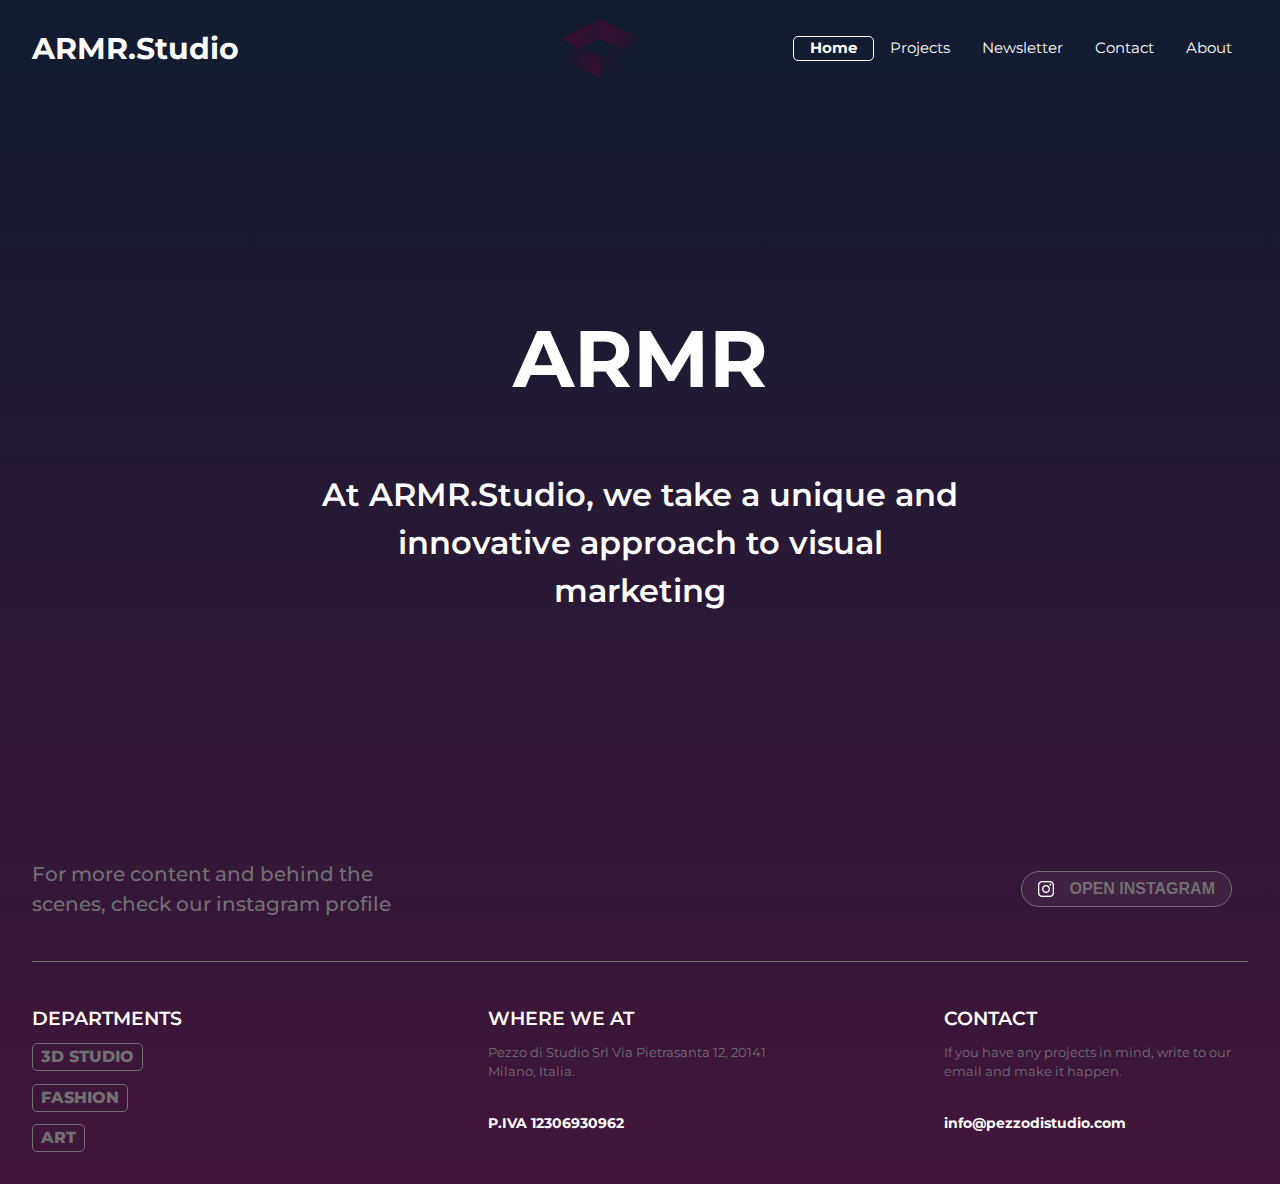
<file: index.html>
<!DOCTYPE html>
<html lang="en">

<head>
    <meta charset="UTF-8">
    <meta name="viewport" content="width=device-width, initial-scale=1.0">
    <title>ARMR Studio</title>
    <link rel="stylesheet" href="style.css">
</head>

<body>
    <div class="navbar">
        <div class="navheader">
            <h3 class="logoheading">ARMR.Studio</h3>
            <img src="assets/logo.png" alt="" class="logo">
        </div>
        <div class="navlinks">
            <a href="index.html" class="link active">Home</a>
            <a href="project.html" class="link">Projects</a>
            <a href="index.html" class="link">Newsletter</a>
            <a href="index.html" class="link">Contact</a>
            <a href="about.html" class="link">About</a>
        </div>
    </div>
    <div class="herosection">
        <h1>ARMR</h1>
        <h4 class="herocontent">
            At ARMR.Studio, we take a unique and innovative approach to visual marketing
        </h4>
    </div>
    <div class="footersdiv">
        <div class="abovefooterdiv">
            <h1 class="abovefootertext">
                For more content and behind the scenes, check our instagram profile
            </h1>
            <button class="instagrambtn">
                <img src="assets/instagram.png" alt="">
                <p class="btntext">
                    OPEN INSTAGRAM
                </p>
            </button>
        </div>
        <div class="footer">
            <div class="footerdiv">
                <h3 class="footerheading">DEPARTMENTS</h3>
                <div class="footercontext">
                    <a href="" class="footerdepartlink">3D STUDIO</a>
                    <a href="" class="footerdepartlink">FASHION</a>
                    <a href="" class="footerdepartlink">ART</a>
                </div>
            </div>
            <div class="footerdiv">
                <h3 class="footerheading">WHERE WE AT</h3>
                <div class="footercontext">
                    Pezzo di Studio Srl
                    Via Pietrasanta 12,
                    20141 Milano, Italia.
                    <br><br>
                    <a href="" class="footeremaillink">P.IVA 12306930962</a>
                </div>
            </div>
            <div class="footerdiv">
                <h3 class="footerheading">CONTACT</h3>
                <div class="footercontext">
                    If you have any projects in mind, write to our email and make it happen.
                    <br><br>
                    <a href="" class="footeremaillink">info@pezzodistudio.com</a>
                </div>
            </div>
        </div>
    </div>
</body>

</html>
</file>
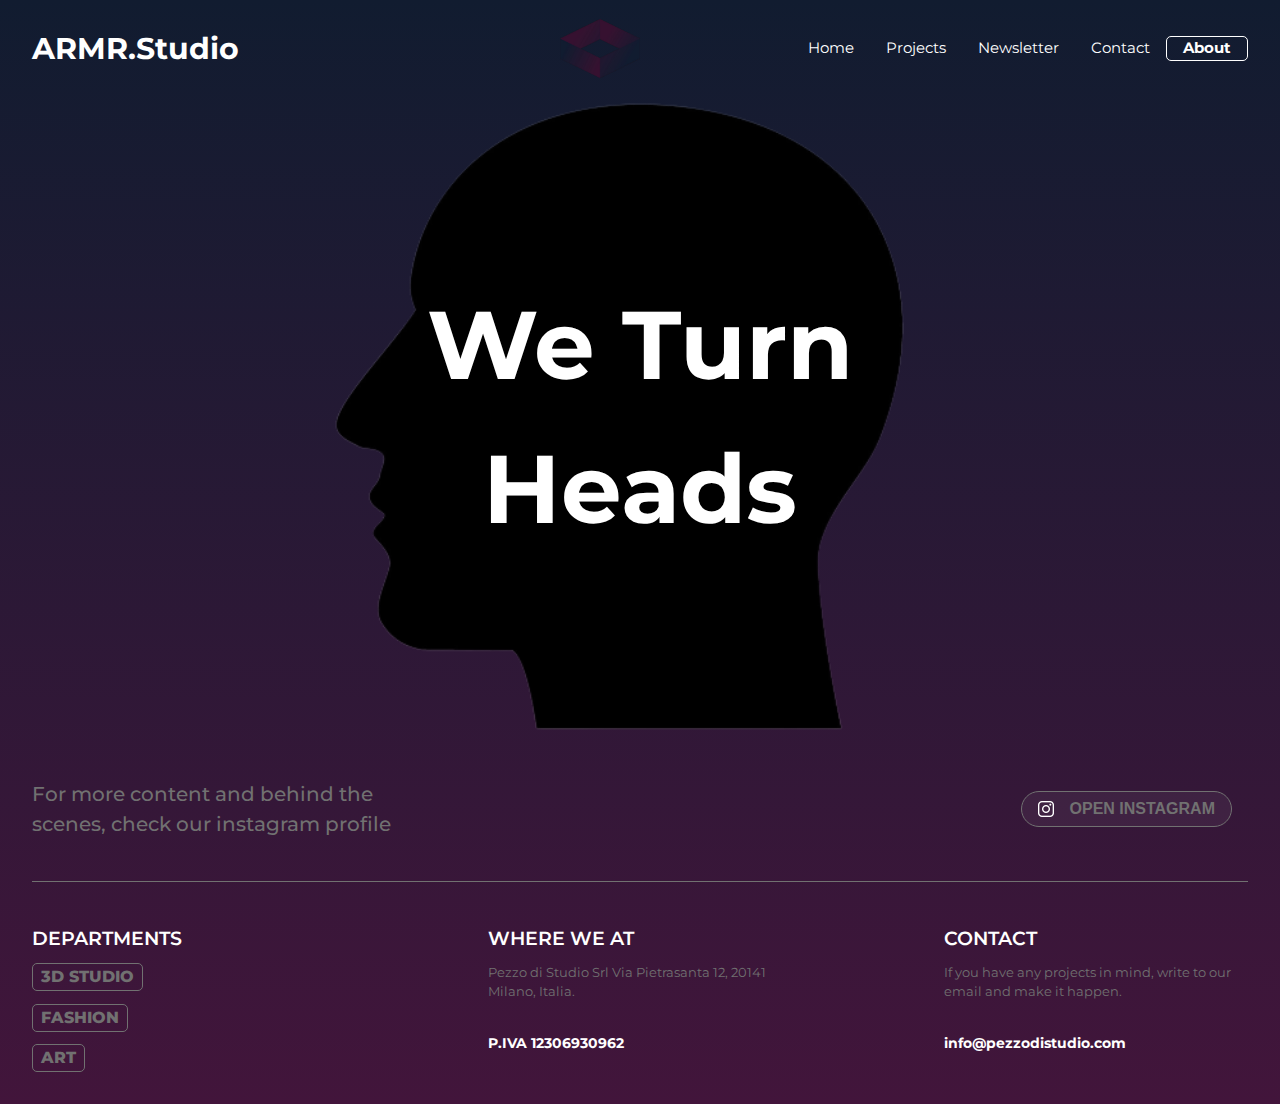
<file: about.html>
<!DOCTYPE html>
<html lang="en">

<head>
    <meta charset="UTF-8">
    <meta name="viewport" content="width=device-width, initial-scale=1.0">
    <title>ARMR Studio</title>
    <link rel="stylesheet" href="style.css">
</head>

<body>
    <div class="navbar">
        <div class="navheader">
            <h3 class="logoheading">ARMR.Studio</h3>
            <img src="assets/logo.png" alt="" class="logo">
        </div>
        <div class="navlinks">
            <a href="index.html" class="link">Home</a>
            <a href="project.html" class="link">Projects</a>
            <a href="index.html" class="link">Newsletter</a>
            <a href="index.html" class="link">Contact</a>
            <a href="index.html" class="link active">About</a>
        </div>
    </div>
    <div class="aboutdiv">
        <img src="assets/aboutface.png" alt="" class="aboutimg">
        <p class="abouttext">We Turn Heads</p>
    </div>
    <div class="footersdiv">
        <div class="abovefooterdiv">
            <h1 class="abovefootertext">
                For more content and behind the scenes, check our instagram profile
            </h1>
            <button class="instagrambtn">
                <img src="assets/instagram.png" alt="">
                <p class="btntext">
                    OPEN INSTAGRAM
                </p>
            </button>
        </div>
        <div class="footer">
            <div class="footerdiv">
                <h3 class="footerheading">DEPARTMENTS</h3>
                <div class="footercontext">
                    <a href="" class="footerdepartlink">3D STUDIO</a>
                    <a href="" class="footerdepartlink">FASHION</a>
                    <a href="" class="footerdepartlink">ART</a>
                </div>
            </div>
            <div class="footerdiv">
                <h3 class="footerheading">WHERE WE AT</h3>
                <div class="footercontext">
                    Pezzo di Studio Srl
                    Via Pietrasanta 12,
                    20141 Milano, Italia.
                    <br><br>
                    <a href="" class="footeremaillink">P.IVA 12306930962</a>
                </div>
            </div>
            <div class="footerdiv">
                <h3 class="footerheading">CONTACT</h3>
                <div class="footercontext">
                    If you have any projects in mind, write to our email and make it happen.
                    <br><br>
                    <a href="" class="footeremaillink">info@pezzodistudio.com</a>
                </div>
            </div>
        </div>
    </div>
</body>

</html>
</file>
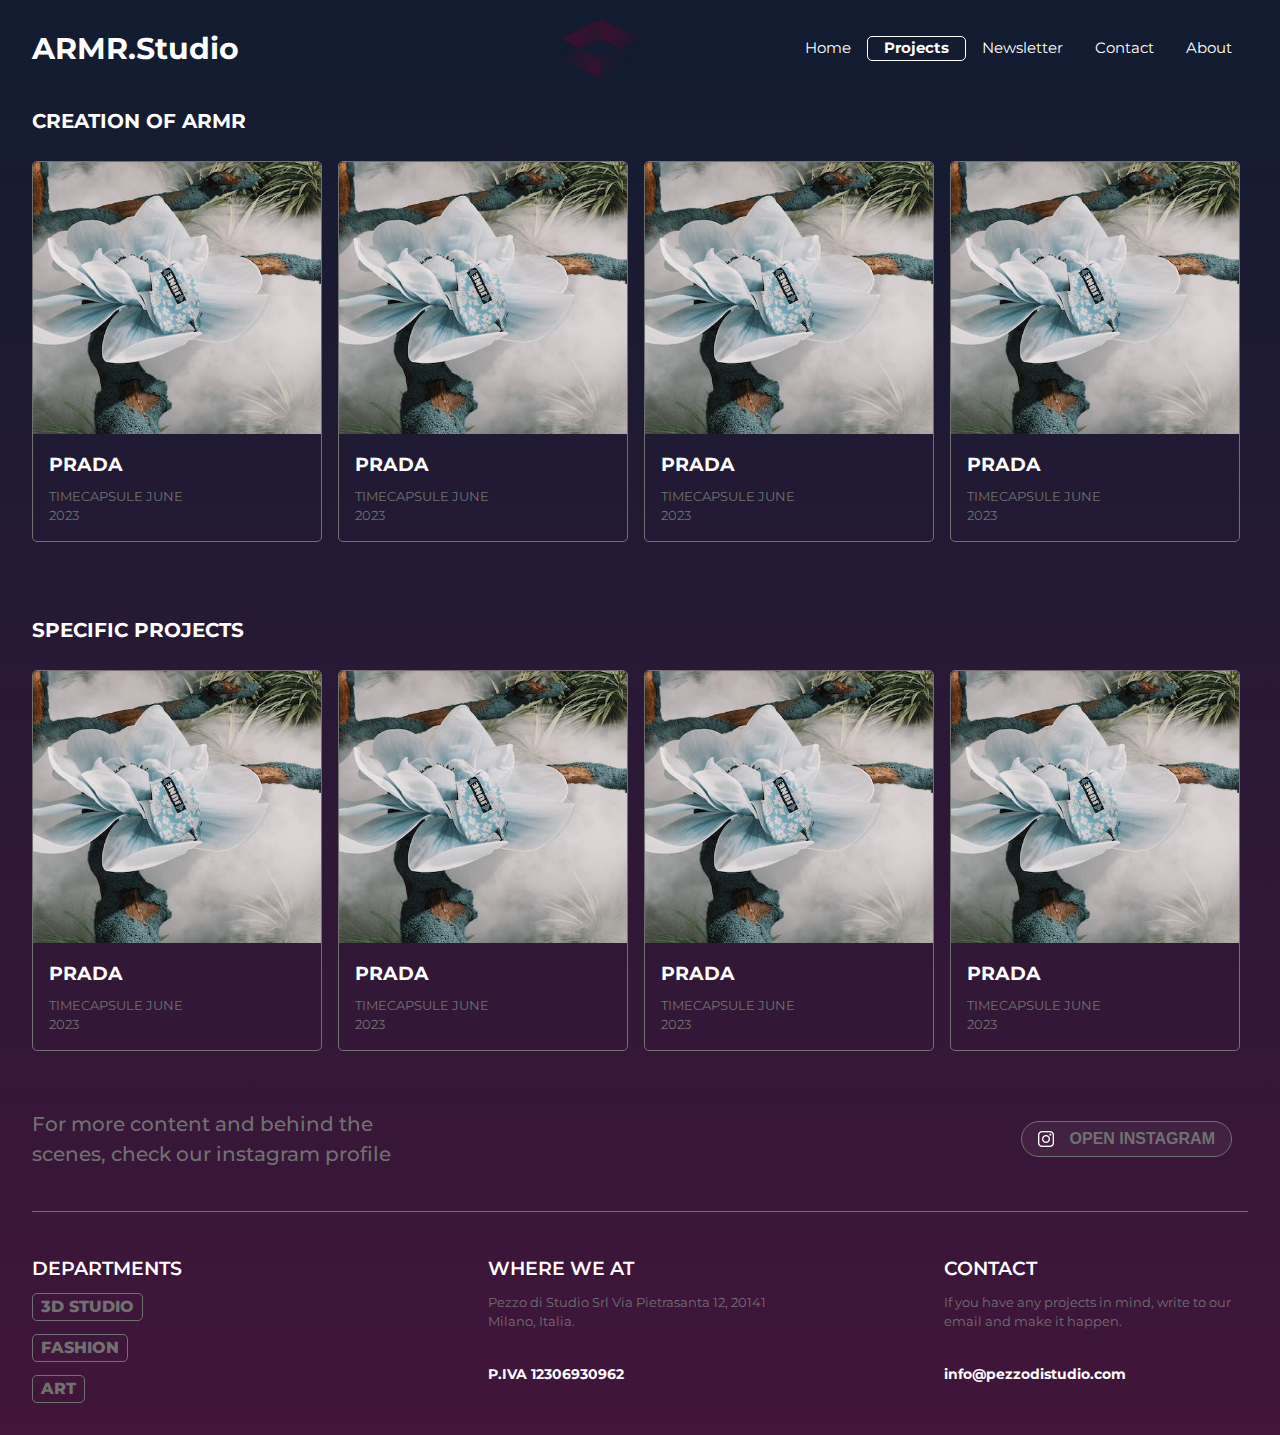
<file: project.html>
<!DOCTYPE html>
<html lang="en">

<head>
    <meta charset="UTF-8">
    <meta name="viewport" content="width=device-width, initial-scale=1.0">
    <title>ARMR Studio</title>
    <link rel="stylesheet" href="style.css">
</head>

<body>
    <div class="navbar">
        <div class="navheader">
            <h3 class="logoheading">ARMR.Studio</h3>
            <img src="assets/logo.png" alt="" class="logo">
        </div>
        <div class="navlinks">
            <a href="index.html" class="link">Home</a>
            <a href="project.html" class="link active">Projects</a>
            <a href="index.html" class="link">Newsletter</a>
            <a href="index.html" class="link">Contact</a>
            <a href="about.html" class="link">About</a>
        </div>
    </div>
    <div class="secondpage">
        <div class="craetionofarmr">
            <h3 class="subheading">CREATION OF ARMR</h3>
            <div class="projectsdiv">
                <div class="projectdiv">
                    <img src="assets/a1.jpg" alt="" class="projectimg">
                    <div class="prjectdescription">
                        <div class="projectintro">
                            <h3 class="projectname">PRADA</h3>
                            <p class="subprojectname">TIMECAPSULE JUNE
                                <br>
                                2023
                            </p>
                        </div>
                    </div>
                </div>
                <div class="projectdiv">
                    <img src="assets/a1.jpg" alt="" class="projectimg">
                    <div class="prjectdescription">
                        <div class="projectintro">
                            <h3 class="projectname">PRADA</h3>
                            <p class="subprojectname">TIMECAPSULE JUNE
                                <br>
                                2023
                            </p>
                        </div>
                    </div>
                </div>
                <div class="projectdiv">
                    <img src="assets/a1.jpg" alt="" class="projectimg">
                    <div class="prjectdescription">
                        <div class="projectintro">
                            <h3 class="projectname">PRADA</h3>
                            <p class="subprojectname">TIMECAPSULE JUNE
                                <br>
                                2023
                            </p>
                        </div>
                    </div>
                </div>
                <div class="projectdiv">
                    <img src="assets/a1.jpg" alt="" class="projectimg">
                    <div class="prjectdescription">
                        <div class="projectintro">
                            <h3 class="projectname">PRADA</h3>
                            <p class="subprojectname">TIMECAPSULE JUNE
                                <br>
                                2023
                            </p>
                        </div>
                    </div>
                </div>
            </div>
        </div>
        <div class="craetionofarmr">
            <h3 class="subheading">SPECIFIC PROJECTS</h3>
            <div class="projectsdiv">
                <div class="projectdiv">
                    <img src="assets/a1.jpg" alt="" class="projectimg">
                    <div class="prjectdescription">
                        <div class="projectintro">
                            <h3 class="projectname">PRADA</h3>
                            <p class="subprojectname">TIMECAPSULE JUNE
                                <br>
                                2023
                            </p>
                        </div>
                    </div>
                </div>
                <div class="projectdiv">
                    <img src="assets/a1.jpg" alt="" class="projectimg">
                    <div class="prjectdescription">
                        <div class="projectintro">
                            <h3 class="projectname">PRADA</h3>
                            <p class="subprojectname">TIMECAPSULE JUNE
                                <br>
                                2023
                            </p>
                        </div>
                    </div>
                </div>
                <div class="projectdiv">
                    <img src="assets/a1.jpg" alt="" class="projectimg">
                    <div class="prjectdescription">
                        <div class="projectintro">
                            <h3 class="projectname">PRADA</h3>
                            <p class="subprojectname">TIMECAPSULE JUNE
                                <br>
                                2023
                            </p>
                        </div>
                    </div>
                </div>
                <div class="projectdiv">
                    <img src="assets/a1.jpg" alt="" class="projectimg">
                    <div class="prjectdescription">
                        <div class="projectintro">
                            <h3 class="projectname">PRADA</h3>
                            <p class="subprojectname">TIMECAPSULE JUNE
                                <br>
                                2023
                            </p>
                        </div>
                    </div>
                </div>
            </div>
        </div>
    </div>

    <div class="footersdiv">
        <div class="abovefooterdiv">
            <h1 class="abovefootertext">
                For more content and behind the scenes, check our instagram profile
            </h1>
            <button class="instagrambtn">
                <img src="assets/instagram.png" alt="">
                <p class="btntext">
                    OPEN INSTAGRAM
                </p>
            </button>
        </div>
        <div class="footer">
            <div class="footerdiv">
                <h3 class="footerheading">DEPARTMENTS</h3>
                <div class="footercontext">
                    <a href="" class="footerdepartlink">3D STUDIO</a>
                    <a href="" class="footerdepartlink">FASHION</a>
                    <a href="" class="footerdepartlink">ART</a>
                </div>
            </div>
            <div class="footerdiv">
                <h3 class="footerheading">WHERE WE AT</h3>
                <div class="footercontext">
                    Pezzo di Studio Srl
                    Via Pietrasanta 12,
                    20141 Milano, Italia.
                    <br><br>
                    <a href="" class="footeremaillink">P.IVA 12306930962</a>
                </div>
            </div>
            <div class="footerdiv">
                <h3 class="footerheading">CONTACT</h3>
                <div class="footercontext">
                    If you have any projects in mind, write to our email and make it happen.
                    <br><br>
                    <a href="" class="footeremaillink">info@pezzodistudio.com</a>
                </div>
            </div>
        </div>
    </div>
    </div>
    </div>


    </div>

</body>

</html>
</file>
<file: style.css>
@import url('https://fonts.googleapis.com/css2?family=Montserrat:wght@400;500;600;700;800;900&display=swap');

* {
    box-sizing: border-box;
    margin: 0 0;
    padding: 0 0;
    scroll-behavior: smooth;
}

:root {
    --background-color: #1c151d;
    --secondary-color: #717171;
    --primary-color: #ffffff;
}

body {
    font-family: 'Montserrat', sans-serif;
    padding: 0;
    margin: 0;
    font-size: 62.5%;
    line-height: 1.5;
    background: linear-gradient(180deg, rgba(17,28,48,1) 0%, rgba(66,21,59,1) 100%);
    color: var(--primary-color);
    overflow-x: hidden;
}

h1,
h2,
h3,
h4,
h5,
h6 {
    font-weight: bold;
    margin: 10px 0;
}



/*  Hero Section */

.navbar {
    display: flex;
    flex-direction: row;
    justify-content: space-between;
    align-items: center;
    width: 100%;
    padding: 1rem 2rem;
}

.navheader
{
    display: flex;
    flex-direction: row;
    justify-content: space-between;
    align-items: center;
    width: 50%;
}

.logoheading {
    font-size: 3em;
}

.logo {
    width: 100%;
    max-width: 80px;
}

.navlinks {
    display: flex;
    flex-direction: row;
    justify-content: flex-end;
    align-items: center;
    font-size: 1.5em;
}

.navlinks a {
    text-decoration: none;
    color: white;
    padding: 0rem 1rem;
}

.active {
    border: 1px solid white;
    border-radius: 5px;
    font-weight: 700;
}

.herosection {
    display: flex;
    width: 100%;
    height: 80vh;
    justify-content: center;
    align-items: center;
    flex-direction: column;
    gap: 2rem;
}

.herosection h1
{
    font-size: 8em;
}

.herocontent {
    width: 50%;
    font-size: 2rem;
    font-weight: 600;
    text-align: center;
}


















/*  Second Page */

.secondpage {
    display: flex;
    flex-direction: column;
    justify-content: center;
    align-items: center;
    gap: 3rem;
    width: 100%;
    padding: 0rem 2rem;
}

.craetionofarmr {
    display: flex;
    flex-direction: column;
    justify-content: center;
    width: 100%;
    gap: 1rem;
}

.subheading {
    font-size: 20px;
    line-height: 1.4;
}

.projectsdiv {
    display: flex;
    flex-direction: row;
    justify-content: start;
    align-items: center;
    gap: 1rem;
    overflow-x: scroll;
    padding-bottom: 1rem;
}

.projectdiv {
    display: flex;
    flex-direction: column;
    justify-content: center;
    border: 1px solid var(--secondary-color);
    border-radius: 5px;
}

.projectimg {
    border-top-right-radius: 5px;
    border-top-left-radius: 5px;
    width: 18rem;
    height: 17rem;
    object-fit: cover;
}

.prjectdescription {
    padding: 1rem;
    display: flex;
    flex-direction: row;
    justify-content: center;
    align-items: start;
}

.projectintro {
    width: 100%;
    display: flex;
    flex-direction: column;
    gap: 0.5rem;
}

.projectname {
    font-size: 1.2rem;
    margin: 0px;
}

.subprojectname {
    color: var(--secondary-color);
    font-size: 0.8rem;
}

.projecttime {
    padding-left: 1rem;
    width: 50%;
    height: 100%;
    display: flex;
    flex-direction: column;
    align-items: start;
}













/*  About Page  */


.aboutdiv
{
    display: flex;
    justify-content: center;
    align-items: center;
    position: relative;
}

.aboutimg
{
    width: 50%;
}

.abouttext
{
    position: absolute;
    top: 50%;
    left: 50%;
    transform: translate(-50%,-50%);
    text-align: center;
    width: 50%;
    font-size: 6rem;
    font-weight: 700;
}












/* Footer  */

.footersdiv {
    display: flex;
    flex-direction: column;
    justify-content: center;
    padding: 0rem 2rem;
}

.abovefooterdiv {
    display: flex;
    flex-direction: row;
    justify-content: space-between;
    align-items: center;
    border-bottom: 1px solid var(--secondary-color);
    padding: 2rem 1rem 2rem 0rem;
}

.abovefootertext {
    font-weight: 500;
    width: 30%;
    line-height: 1.5;
    color: var(--secondary-color);
}

.instagrambtn {
    display: flex;
    background-color: rgba(255, 255, 255, 0.05);
    border: 1px solid var(--secondary-color);
    border-radius: 3rem;
    padding: 0.5rem 1rem;
    justify-content: center;
    align-items: center;
    gap: 1rem;
    font-size: 1rem;
    color: var(--secondary-color);
    font-weight: 700;
}

.footer {
    display: flex;
    flex-direction: row;
    justify-content: space-between;
    align-items: start;
    padding: 2rem 0rem;
}

.footerdiv {
    display: flex;
    flex-direction: column;
    justify-content: center;
    align-items: start;
    height: 100%;
    width: 25%;
}

.footerheading {
    font-size: 1.2rem;
    font-weight: 600;
}

.footercontext {
    display: flex;
    flex-direction: column;
    justify-content: center;
    gap: 0.8rem;
    font-size: 0.8rem;
    color: var(--secondary-color);

}

.footerdepartlink {
    text-decoration: none;
    width: fit-content;
    font-size: 1rem;
    margin: 0rem;
    color: var(--secondary-color);
    line-height: 1rem;
    font-weight: 800;
    padding: 5px 8px 5px 8px;
    border: 1px solid var(--secondary-color);
    border-radius: 5px;
}

.footeremaillink {
    text-decoration: none;
    color: var(--secondary-color);
    font-weight: 700;
    color: white;
    font-size: 0.9rem;
}





































































::-webkit-scrollbar-thumb {
    border-radius: 5px;
    height: 10px;
    background-color: black;
    transition: all 1s ease-in-out;
}

::-webkit-scrollbar-thumb:hover {
    transform: scale(1.5);
    background-color: #555;
}

::-webkit-scrollbar-track {
    background-color: #221b23;
}

::-webkit-scrollbar-corner {
    display: none;
}

::-webkit-scrollbar {
    width: 10px;
}
</file>
